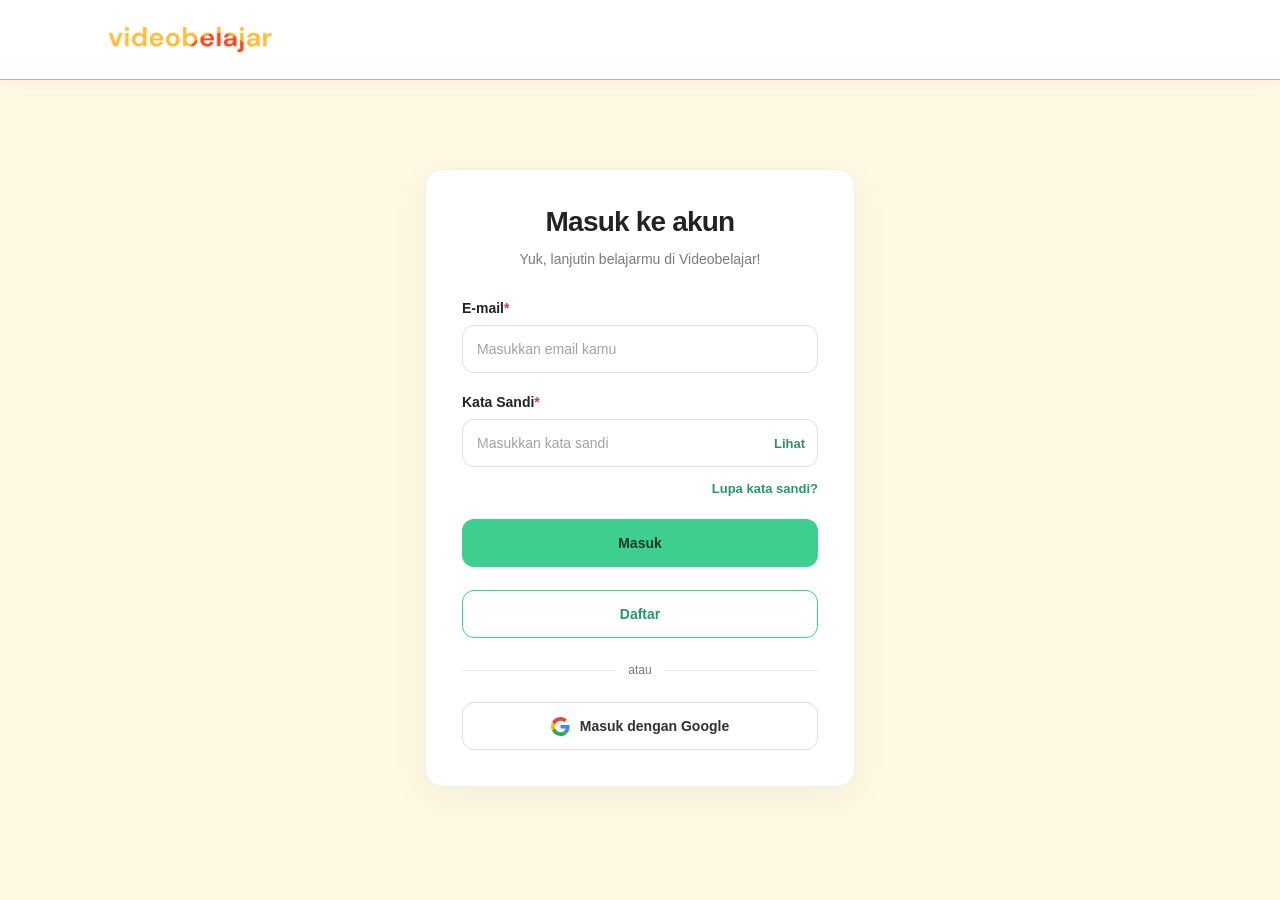
<file: index.html>
<!DOCTYPE html>
<html lang="id">
<head>
  <meta charset="UTF-8">
  <meta name="viewport" content="width=device-width, initial-scale=1.0">

  <title>Login Page</title>
  <meta
    name="description"
    content="Masuk ke akun Video Belajar dan lanjutkan proses belajarmu."
  >
  <link rel="stylesheet" href="style.css">
  <script src="script.js" defer></script>
</head>
<body>
    
    <header class="site-header">
    <div class="header-box">
        <a href="index.html" class="logo" aria-label="Video Belajar">
        <img src="videobelajar.png" alt="Logo Video Belajar">
        </a>
    </div>
    </header>

  <main class="login-page">
    <section class="login-card" aria-labelledby="login-title">
      <div class="login-heading">
        <h1 id="login-title">Masuk ke akun</h1>
        <p>Yuk, lanjutin belajarmu di Videobelajar!</p>
      </div>

      <form id="login-form">
        <div class="form-group">
          <label for="email">E-mail<span class="required-mark" aria-hidden="true">*</span></label>
          <input
            type="email"
            id="email"
            name="email"
            placeholder="Masukkan email kamu"
            autocomplete="email"
            required
          >
        </div>

        <div class="form-group">
          <label for="password">Kata Sandi<span class="required-mark" aria-hidden="true">*</span></label>
          <div class="password-wrapper">
            <input
              type="password"
              id="password"
              name="password"
              placeholder="Masukkan kata sandi"
              autocomplete="current-password"
              required
            >
            <button
              type="button"
              id="toggle-password"
              class="password-toggle"
              aria-label="Tampilkan kata sandi"
              aria-pressed="false"
            >
              Lihat
            </button>
          </div>
        </div>

        <div class="form-options">
          <a href="forgot.html" id="lupa-password">
            Lupa kata sandi?
          </a>
        </div>

        <div class="masuk">
            <a href="beranda.html" class="btn btn-primary">
            Masuk
            </a>
        </div>

        <p id="form-message" class="form-message"
          role="status" aria-live="polite"></p>
      </form>

      
    <div class="register">
        <a href="register.html" class="btn btn-background">
        Daftar
        </a>
    </div>


      <div class="divider">
        <span></span>
        <p>atau</p>
        <span></span>
      </div>

      <button type="button" id="google-login" class="btn btn-google">
        <svg viewBox="0 0 48 48" aria-hidden="true">
          <path fill="#EA4335"
            d="M24 9.5c3.54 0 6.71 1.22 9.21 3.6l6.85-6.85C35.9 2.38 30.47 0 24 0 14.62 0 6.51 5.38 2.56 13.22l7.98 6.19C12.43 13.72 17.74 9.5 24 9.5Z"/>
          <path fill="#4285F4"
            d="M46.98 24.55c0-1.57-.15-3.09-.38-4.55H24v9.02h12.94c-.58 2.96-2.26 5.48-4.73 7.18l7.72 5.99c4.51-4.16 7.05-10.28 7.05-17.64Z"/>
          <path fill="#FBBC05"
            d="M10.53 28.59A14.4 14.4 0 0 1 9.75 24c0-1.59.28-3.13.78-4.59l-7.98-6.19A23.9 23.9 0 0 0 0 24c0 3.87.93 7.53 2.56 10.78l7.97-6.19Z"/>
          <path fill="#34A853"
            d="M24 48c6.48 0 11.93-2.13 15.91-5.81l-7.72-5.99c-2.14 1.44-4.89 2.3-8.19 2.3-6.26 0-11.57-4.22-13.47-9.91l-7.98 6.19C6.51 42.62 14.62 48 24 48Z"/>
        </svg>
        Masuk dengan Google
      </button>
    </section>
  </main>
</body>
</html>
</file>
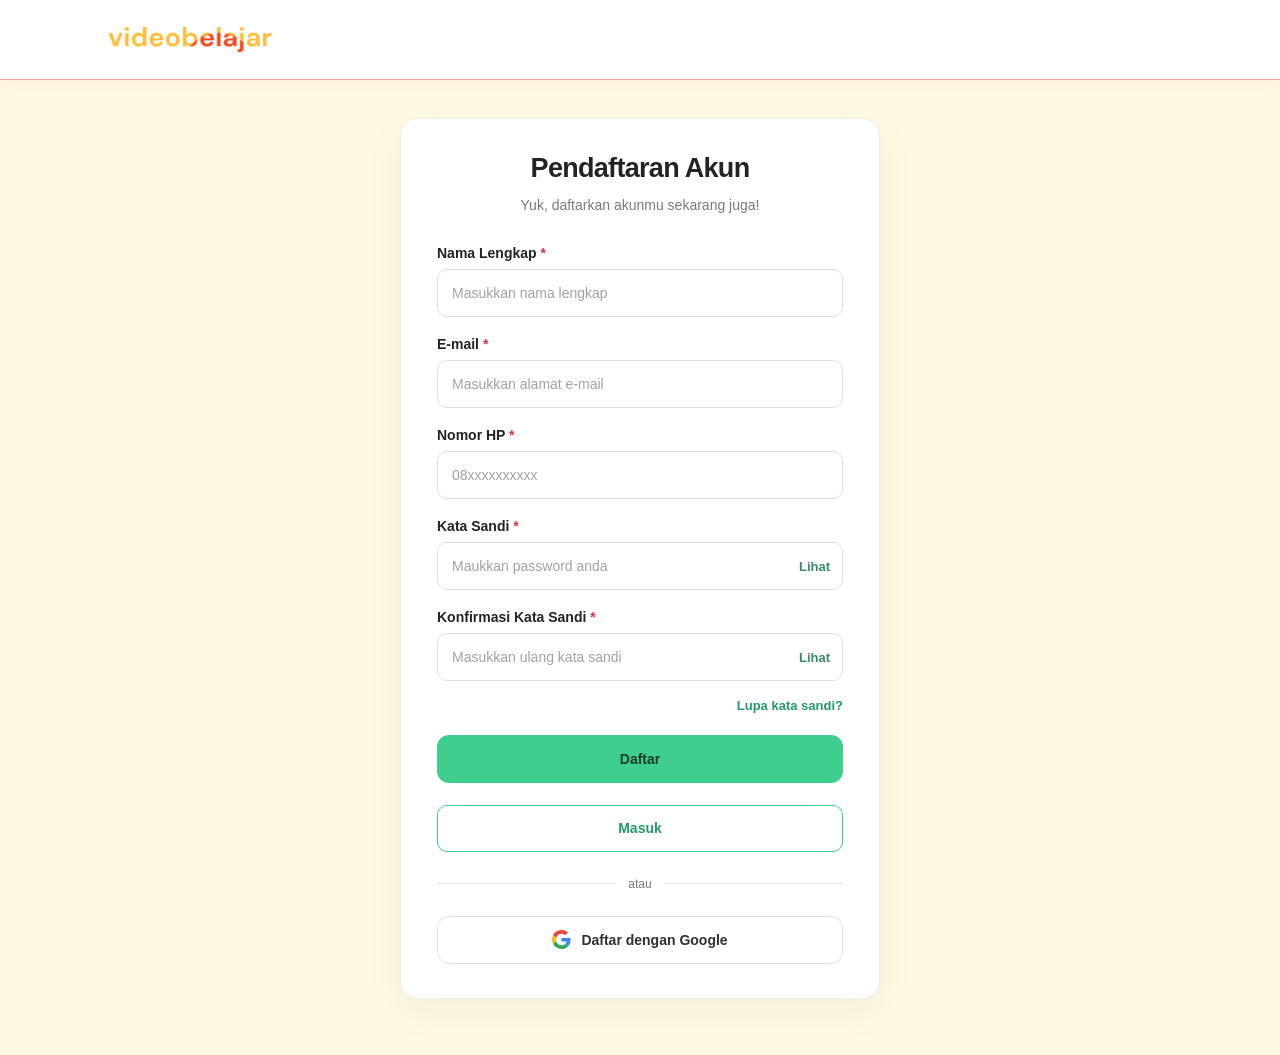
<file: register.html>
<!DOCTYPE html>
<html lang="id">
<head>
  <meta charset="UTF-8">
  <meta name="viewport" content="width=device-width, initial-scale=1.0">

  <title>Daftar Akun | Video Belajar</title>
  <meta name="description" content="Buat akun Video Belajar dan mulai perjalanan belajarmu.">

  <link rel="stylesheet" href="style.css">
  <script src="register.js" defer></script>
</head>
<body>
  <!-- Header: konsisten dengan halaman login -->
  <header class="site-header">
    <div class="header-box">
      <a href="login.html" class="logo" aria-label="Video Belajar">
        <img src="videobelajar.png" alt="Logo Video Belajar">
      </a>
    </div>
  </header>

  <main class="register-page">
    <section class="register-card" aria-labelledby="register-title">
      <div class="register-heading">
        <h1 id="register-title">Pendaftaran Akun</h1>
        <p>Yuk, daftarkan akunmu sekarang juga!</p>
      </div>

      <form id="register-form">
        <!-- Nama lengkap -->
        <div class="form-group">
          <label for="name">
            Nama Lengkap <span class="required-mark" aria-hidden="true">*</span>
          </label>
          <input
            type="text"
            id="name"
            name="name"
            placeholder="Masukkan nama lengkap"
            autocomplete="name"
            required
          >
        </div>

        <!-- Email -->
        <div class="form-group">
          <label for="register-email">
            E-mail <span class="required-mark" aria-hidden="true">*</span>
          </label>
          <input
            type="email"
            id="register-email"
            name="email"
            placeholder="Masukkan alamat e-mail"
            autocomplete="email"
            required
          >
        </div>

        <!-- Nomor HP -->
        <div class="form-group">
          <label for="phone">
            Nomor HP <span class="required-mark" aria-hidden="true">*</span>
          </label>
          <input
            type="tel"
            id="phone"
            name="phone"
            autocomplete="tel"
            placeholder="08xxxxxxxxxx"
            inputmode="tel"
            pattern="[+]?[0-9][0-9 ]{7,17}"
            title="Masukkan nomor HP yang valid, minimal 8 digit."
            required
          >
        </div>

        <!-- Kata sandi -->
        <div class="form-group">
          <label for="register-password">
            Kata Sandi <span class="required-mark" aria-hidden="true">*</span>
          </label>
          <div class="password-wrapper">
            <input
              type="password"
              id="register-password"
              name="password"
              placeholder="Maukkan password anda"
              autocomplete="new-password"
              minlength="8"
              required
            >
            <button
              type="button"
              class="password-toggle"
              data-password-toggle="register-password"
              aria-label="Tampilkan kata sandi"
              aria-pressed="false"
            >Lihat</button>
          </div>
        </div>

        <!-- Konfirmasi kata sandi -->
        <div class="form-group">
          <label for="confirm-password">
            Konfirmasi Kata Sandi
            <span class="required-mark" aria-hidden="true">*</span>
          </label>
          <div class="password-wrapper">
            <input
              type="password"
              id="confirm-password"
              name="confirmPassword"
              placeholder="Masukkan ulang kata sandi"
              autocomplete="new-password"
              minlength="8"
              required
            >
            <button
              type="button"
              class="password-toggle"
              data-password-toggle="confirm-password"
              aria-label="Tampilkan konfirmasi kata sandi"
              aria-pressed="false"
            >Lihat</button>
          </div>
        </div>

        <div class="register-options">
          <a href="forgot.html" id="register-forgot-link">
            Lupa kata sandi?
          </a>
        </div>

        <button type="submit" class="btn btn-primary">
          Daftar
        </button>

        <p
          id="register-message"
          class="form-message"
          role="status"
          aria-live="polite"
        ></p>
      </form>

      <!-- Pengguna yang sudah punya akun -->
      <div class="register-login">
        <a href="index.html" class="btn btn-background">
          Masuk
        </a>
      </div>

      <!-- Divider -->
      <div class="divider">
        <span></span>
        <p>atau</p>
        <span></span>
      </div>

      <!-- Google SSO -->
      <button type="button" id="register-google" class="btn btn-google">
        <svg viewBox="0 0 48 48" aria-hidden="true">
          <path fill="#EA4335"
            d="M24 9.5c3.54 0 6.71 1.22 9.21 3.6l6.85-6.85C35.9 2.38 30.47 0 24 0 14.62 0 6.51 5.38 2.56 13.22l7.98 6.19C12.43 13.72 17.74 9.5 24 9.5Z"/>
          <path fill="#4285F4"
            d="M46.98 24.55c0-1.57-.15-3.09-.38-4.55H24v9.02h12.94c-.58 2.96-2.26 5.48-4.73 7.18l7.72 5.99c4.51-4.16 7.05-10.28 7.05-17.64Z"/>
          <path fill="#FBBC05"
            d="M10.53 28.59A14.4 14.4 0 0 1 9.75 24c0-1.59.28-3.13.78-4.59l-7.98-6.19A23.9 23.9 0 0 0 0 24c0 3.87.93 7.53 2.56 10.78l7.97-6.19Z"/>
          <path fill="#34A853"
            d="M24 48c6.48 0 11.93-2.13 15.91-5.81l-7.72-5.99c-2.14 1.44-4.89 2.3-8.19 2.3-6.26 0-11.57-4.22-13.47-9.91l-7.98 6.19C6.51 42.62 14.62 48 24 48Z"/>
        </svg>
        Daftar dengan Google
      </button>
    </section>
  </main>
</body>
</html>
</file>
<file: style.css>
/* ===== Reset & Variables ===== */
:root {
  --primary: #3ecf8e;
  --primary-hover: #2db77b;
  --background: #fff9e3;
  --surface: #ffffff;
  --text: #222325;
  --text-muted: #777a80;
  --border: #dedfe3;
  --danger: #c0392b;
  --radius: 12px;
}

* {
  margin: 0;
  padding: 0;
  box-sizing: border-box;
}

body {
  min-height: 100vh;
  display: flex;
  flex-direction: column;
  font-family: Inter, "Segoe UI", Arial, sans-serif;
  background: var(--background);
  color: var(--text);
  -webkit-font-smoothing: antialiased;
}

button,
input {
  font: inherit;
}

a {
  color: inherit;
  text-decoration: none;
}

a:focus-visible,
button:focus-visible,
input:focus-visible {
  outline: 3px solid rgba(62, 207, 142, 0.35);
  outline-offset: 3px;
}

/* ====== Header ====== */
.site-header {
  width: 100%;
  padding: 0;
}

.header-box {
  display: flex;
  align-items: center;
  width: 100%;
  min-height: 76px;
  padding: 16px 7%;
  background-color: #ffffff;
  border: none;
  border-bottom: 1px solid #f99b9b;
  border-radius: 0;
  box-shadow: 0 4px 16px rgba(217, 13, 13, 0.04);
}

.logo {
  display: inline-flex;
  align-items: center;
}

.logo img {
  display: block;
  width: 200px;
  height: auto;
  max-width: 100%;
}

/* Responsive untuk HP */
@media (max-width: 600px) {
  .header-box {
    min-height: 100px;
    padding: 0px 15px;
  }

  .logo img {
    width: 190px;
  }
}


/* ===== Main Login Layout ===== */
.login-page {
  flex: 1;
  display: flex;
  align-items: center;
  justify-content: center;
  padding: 32px 20px 56px;
}

.login-card {
  width: 100%;
  max-width: 430px;
  padding: 36px;
  background: var(--surface);
  border: 1px solid #efefeb;
  border-radius: 18px;
  box-shadow: 0 12px 40px rgba(28, 38, 30, 0.05);
}

.login-heading {
  margin-bottom: 30px;
  text-align: center;
}

.login-heading h1 {
  margin-bottom: 10px;
  font-size: 28px;
  font-weight: 750;
  letter-spacing: -0.8px;
}

.login-heading p {
  color: var(--text-muted);
  font-size: 14px;
  line-height: 1.6;
}

/* ===== Form ===== */
.form-group {
  margin-bottom: 21px;
}

.form-group label {
  display: block;
  margin-bottom: 9px;
  font-size: 14px;
  font-weight: 600;
}

.form-group input {
  width: 100%;
  height: 48px;
  padding: 0 14px;
  border: 1px solid var(--border);
  border-radius: var(--radius);
  background: #fff;
  color: var(--text);
  font-size: 14px;
  transition: border-color 0.2s, box-shadow 0.2s;
}

.form-group input::placeholder {
  color: #a0a2a8;
}

.form-group input:focus {
  border-color: var(--primary);
  box-shadow: 0 0 0 3px rgba(62, 207, 142, 0.12);
  outline: none;
}

.password-wrapper {
  position: relative;
}

.password-wrapper input {
  padding-right: 65px;
}

.password-toggle {
  position: absolute;
  top: 50%;
  right: 13px;
  transform: translateY(-50%);
  border: none;
  background: transparent;
  color: #398b68;
  font-size: 13px;
  font-weight: 600;
  cursor: pointer;
}

.form-options {
  display: flex;
  justify-content: flex-end;
  margin-top: -7px;
  margin-bottom: 23px;
}

.form-options a,
.register-prompt a {
  color: #269968;
  font-size: 13px;
  font-weight: 650;
}

.form-options a:hover,
.register-prompt a:hover {
  text-decoration: underline;
}

/* ===== Buttons ===== */
.btn {
  display: flex;
  align-items: center;
  justify-content: center;
  gap: 10px;
  width: 100%;
  min-height: 48px;
  padding: 12px 16px;
  border: 1px solid transparent;
  border-radius: var(--radius);
  font-size: 14px;
  font-weight: 650;
  cursor: pointer;
  transition: background-color 0.2s, transform 0.2s;
}

.btn:active {
  transform: scale(0.99);
}

.btn-primary {
  background: var(--primary);
  color: #173a2b;
}

.btn-primary:hover {
  background: var(--primary-hover);
}

.btn-google {
  border-color: var(--border);
  background: #fff;
  color: #303136;
}

.btn-google:hover {
  background: #f8f9fa;
}

.btn-google svg {
  width: 19px;
  height: 19px;
  flex-shrink: 0;
}

.form-message {
  margin-top: 12px;
  font-size: 13px;
  line-height: 1.5;
  text-align: center;
}

.form-message:empty {
  display: none;
}

.form-message.error {
  color: var(--danger);
}

.form-message.success {
  color: #238653;
}

/* ===== Register & Divider ===== */

.register {
  display: flex;
  justify-content: center;
  margin-top: 23px;
}

.btn-background {
  display: flex;
  align-items: center;
  justify-content: center;
  width: 100%;
  min-height: 48px;
  padding: 12px 16px;
  border: 1px solid #3ecf8e;
  border-radius: 12px;
  background-color: transparent;
  color: #269968;
  font-size: 14px;
  font-weight: 650;
  text-decoration: none;
  cursor: pointer;
  transition: background-color 0.2s ease;
}

.btn-background:hover {
  background-color: #eaf9f1;
}


.divider {
  display: flex;
  align-items: center;
  gap: 12px;
  margin: 25px 0;
}

.divider span {
  flex: 1;
  height: 1px;
  background: #e8e8e8;
}

.divider p {
  flex-shrink: 0;
  color: var(--text-muted);
  font-size: 12px;
}

/* ===== Responsive ===== */
@media (max-width: 600px) {
  .site-header {
    padding: 20px 22px;
  }

  .logo {
    font-size: 19px;
  }

  .login-page {
    align-items: flex-start;
    padding: 0px 20px 40px;
  }

  .login-card {
    max-width: 100%;
    padding: 27px 22px;
    border-radius: 15px;
  }

  .login-heading {
    margin-bottom: 27px;
  }

  .login-heading h1 {
    font-size: 25px;
  }

  .form-group input,
  .btn {
    min-height: 48px;
  }

  .site-footer {
    padding: 18px 12px;
  }
}

@media (max-width: 360px) {
  .login-card {
    padding: 24px 17px;
  }

  .login-heading h1 {
    font-size: 23px;
  }
}

/* ========================
        Register Page
   ======================== */
.register-page {
  flex: 1;
  display: flex;
  align-items: flex-start;
  justify-content: center;
  padding: 38px 20px 56px;
}

.register-card {
  width: 100%;
  max-width: 480px;
  padding: 34px 36px;
  background: #ffffff;
  border: 1px solid #efefeb;
  border-radius: 18px;
  box-shadow: 0 12px 40px rgba(28, 38, 30, 0.05);
}

.register-heading {
  margin-bottom: 28px;
  text-align: center;
}

.register-heading h1 {
  margin-bottom: 10px;
  font-size: 27px;
  font-weight: 750;
  letter-spacing: -0.7px;
}

.register-heading p {
  color: var(--text-muted);
  font-size: 14px;
  line-height: 1.6;
}

/* Label dan penanda wajib */
.required-mark {
  color: #dc3545;
  font-weight: 700;
}

.register-card .form-group {
  margin-bottom: 19px;
}

.register-card .form-group label {
  display: block;
  margin-bottom: 8px;
  font-size: 14px;
  font-weight: 600;
}

.register-card .form-group input {
  width: 100%;
  min-height: 47px;
  padding: 12px 14px;
  border: 1px solid var(--border);
  border-radius: 10px;
  background: #ffffff;
  color: var(--text);
  font-size: 14px;
}

.register-card .form-group input::placeholder {
  color: #a0a2a8;
}

.register-card .form-group input:focus {
  border-color: var(--primary);
  outline: none;
  box-shadow: 0 0 0 3px rgba(62, 207, 142, 0.12);
}

.register-card .form-group input:invalid:not(:placeholder-shown) {
  border-color: #dc7777;
}

.field-hint {
  display: block;
  margin-top: 7px;
  color: var(--text-muted);
  font-size: 12px;
}

/* Opsi lupa kata sandi */
.register-options {
  display: flex;
  justify-content: flex-end;
  margin-top: -2px;
  margin-bottom: 22px;
}

.register-options a {
  color: #269968;
  font-size: 13px;
  font-weight: 600;
}

.register-options a:hover {
  text-decoration: underline;
}

/* Tombol masuk untuk pengguna lama */
.register-login {
  display: flex;
  flex-direction: column;
  align-items: center;
  gap: 10px;
  margin-top: 22px;
  color: var(--text-muted);
  font-size: 13px;
}

.register-login .btn-background {
  width: 100%;
  min-height: 47px;
  border: 1px solid var(--primary);
  border-radius: 10px;
  background: transparent;
  color: #269968;
  font-size: 14px;
  font-weight: 650;
  text-decoration: none;
}

.register-login .btn-background:hover {
  background: #eaf9f1;
}

.required-note {
  margin-top: 20px;
  color: var(--text-muted);
  font-size: 12px;
  text-align: center;
}

/* Responsive register */
@media (max-width: 600px) {
  .register-page {
    padding: 24px 16px 36px;
  }

  .register-card {
    max-width: 100%;
    padding: 26px 21px;
    border-radius: 15px;
  }

  .register-heading {
    margin-bottom: 24px;
  }

  .register-heading h1 {
    font-size: 24px;
  }

  .register-card .form-group {
    margin-bottom: 17px;
  }
}

@media (max-width: 360px) {
  .register-card {
    padding: 23px 16px;
  }

  .register-heading h1 {
    font-size: 22px;
  }
}


/* ========================================
   Page Beranda
======================================== */

/* Warna dan pengaturan dasar */
.home-page {
  --home-text: #222325;
  --home-muted: #777a80;
  --home-border: #e5e7eb;
  --home-background: #fafafa;

  margin: 0;
  color: var(--home-text);
  background: #edeeef;
  font-family: Arial, Helvetica, sans-serif;
  line-height: 1.6;
}

.home-page *,
.home-page *::before,
.home-page *::after {
  box-sizing: border-box;
}

.home-page a {
  color: inherit;
  text-decoration: none;
}

.home-page button,
.home-page input {
  font: inherit;
}

.home-page button {
  cursor: pointer;
}

.home-page img {
  max-width: 100%;
}

/* ========================================
   HEADER
======================================== */

.home-header {
  position: sticky;
  top: 0;
  z-index: 100;
  display: flex;
  align-items: center;
  justify-content: space-between;
  min-height: 76px;
  padding: 12px 7%;
  background: #ffffff;
  border-bottom: 1px solid #f0f0f0;
  box-shadow: 0 3px 12px rgba(0, 0, 0, 0.03);
}

.home-logo {
  display: inline-flex;
  align-items: center;
  flex-shrink: 0;
}

.home-logo img {
  display: block;
  width: 180px;
  height: auto;
  object-fit: contain;
}

/* Menu profil */
.profile-menu {
  position: relative;
  display: flex;
  align-items: center;
  gap: 14px;
}

.profile-name {
  color: #55585e;
  font-size: 14px;
}

.profile-avatar {
  display: flex;
  align-items: center;
  justify-content: center;
  width: 42px;
  height: 42px;
  padding: 0;
  color: #ffffff;
  background: #431c5a;
  border: none;
  border-radius: 50%;
  font-weight: 700;
  transition: background 0.2s;
}

.profile-avatar:hover {
  background: #8b3fb7;
}

.profile-avatar:focus-visible,
.home-page button:focus-visible,
.home-page a:focus-visible {
  outline: 2px solid var(--home-green-dark);
  outline-offset: 3px;
}

.profile-dropdown {
  position: absolute;
  top: calc(100% + 12px);
  right: 0;
  z-index: 110;
  width: 180px;
  padding: 8px;
  background: #ffffff;
  border: 1px solid var(--home-border);
  border-radius: 12px;
  box-shadow: 0 8px 24px rgba(0, 0, 0, 0.1);
}

.profile-dropdown[hidden] {
  display: none;
}

.profile-dropdown a {
  display: block;
  padding: 10px 12px;
  border-radius: 7px;
  font-size: 14px;
  transition: background 0.2s;
}

.profile-dropdown a:hover {
  background: #f0faf5;
  color: var(--home-green-dark);
}

/* ========================================
   HERO SECTION
======================================== */

.hero-section {
  padding: 50px 90px 24px;
}

.hero-placeholder {
  position: relative;
  display: flex;
  flex-direction: column;
  align-items: center;
  justify-content: center;
  text-align: center;

  min-height: 380px;
  overflow: hidden;
  padding: 52px 7%;
  color: #ffffff;

  background-image: url("heroimage.jpg");
  background-size: cover;
  background-position: center;
  background-repeat: no-repeat;

  border-radius: 18px;
  isolation: isolate;
}

.hero-placeholder::before {
  content: "";
  position: absolute;
  inset: -8px;
  z-index: -1;

  background-image:
    linear-gradient(
      rgba(0, 0, 0, 0.35),
      rgba(0, 0, 0, 0.35)
    ),
    url("heroimage.jpg");

  background-size: cover;
  background-position: center;
  background-repeat: no-repeat;

  filter: blur(4px);
}

/* Judul hero */
.hero-placeholder h1 {
  max-width: 700px;
  margin: 10px 0;
  font-size: clamp(30px, 4vw, 46px);
  line-height: 1.2;
  letter-spacing: -1px;
}

/* Deskripsi hero */
.hero-placeholder p {
  max-width: 520px;
  margin: 0 0 24px;
  color: rgba(255, 255, 255, 0.95);
  font-size: 16px;
  line-height: 1.6;
}


.hero-label {
  display: inline-block;
  padding: 5px 12px;
  color: #ffffff;
  background: rgba(255, 255, 255, 0.16);
  border: 1px solid rgba(255, 255, 255, 0.35);
  border-radius: 30px;
  font-size: 12px;
  font-weight: 700;
  letter-spacing: 1px;
}

/* Tombol utama */
.home-button {
  display: inline-flex;
  align-items: center;
  justify-content: center;
  min-height: 46px;
  padding: 11px 22px;
  color: #ffffff;
  background: #ff2323;
  border: 1px solid #ff2323;
  border-radius: 999px;
  font-size: 14px;
  font-weight: 700;
  transition:
    background 0.2s,
    transform 0.2s;
}

.home-button:hover {
  background: #7b0101;
  transform: translateY(-1px);
}

.hero-placeholder .home-button {
  color: #dc0000;
  background: #ffffff;
  border-color: #ffffff;
}

.hero-placeholder .home-button:hover {
  background: #edf8f2;
}

/* ========================================
   SECTION KOLEKSI KURSUS
======================================== */

.courses-section {
  padding: 56px 7% 76px;
  scroll-margin-top: 90px;
}

.section-heading {
  max-width: 650px;
  margin-bottom: 28px;
}
.section-heading h2,
.newsletter-content h2 {
  margin: 8px 0 10px;
  font-size: clamp(25px, 3vw, 34px);
  line-height: 1.3;
  letter-spacing: -0.5px;
}

.section-heading p,
.newsletter-content > p {
  margin: 0;
  color: var(--home-muted);
  font-size: 15px;
}

/* Navigasi kategori */
.category-nav {
  display: flex;
  align-items: center;
  flex-wrap: wrap;
  gap: 10px;
  margin-bottom: 28px;
  padding: 6px 0;
}

/* Tombol kategori */
.category-button {
  flex-shrink: 0;
  display: inline-flex;
  align-items: center;
  justify-content: center;

  padding: 11px 22px;
  color: #626B64;
  background: #F7F8F5;

  border: 1px solid transparent;
  border-radius: 999px;

  font-size: 14px;
  font-weight: 500;
  cursor: pointer;

  transition:
    background 0.25s ease,
    color 0.25s ease,
    border-color 0.25s ease,
    transform 0.25s ease,
    box-shadow 0.25s ease;
}

/* Efek hover */
.category-button:hover {
  color: #626B64;
  background: #ffe8b1;
  border-color: #ffe8b1;
  transform: translateY(-2px);
}

/* Kategori aktif */
.category-button.active {
  color: #FFFFFF;
  background: #FFBD3A;
  border-color: #FFBD3A;
  font-weight: 600;
  box-shadow: 0 4px 12px rgba(182, 169, 71, 0.425);
}

.category-button.active:hover {
  background: #e8d674;
  border-color: #e8d674;
}

/* Fokus keyboard */
.category-button:focus-visible {
  outline: 3px solid rgba(61, 102, 82, 0.35);
  outline-offset: 3px;
}

/* Grid kartu kursus */
.course-grid {
  display: grid;
  grid-template-columns: repeat(3, minmax(0, 1fr));
  gap: 24px;
}

.course-card {
  display: flex;
  flex-direction: column;
  min-width: 0;
  overflow: hidden;
  background: #ffffff;
  border: 1px solid #e9eaec;
  border-radius: 14px;
  box-shadow: 0 4px 14px rgba(0, 0, 0, 0.035);
  transition:
    transform 0.2s,
    box-shadow 0.2s;
}

.course-card:hover {
  transform: translateY(-4px);
  box-shadow: 0 10px 25px rgba(0, 0, 0, 0.08);
}

.course-image {
  display: block;
  width: 100%;
  aspect-ratio: 16 / 10;
  object-fit: cover;
  background: #eaf3ee;
}

.course-content {
  display: flex;
  flex: 1;
  flex-direction: column;
  align-items: flex-start;
  padding: 18px;
}

.course-category {
  display: inline-block;
  margin-bottom: 9px;
  padding: 4px 9px;
  color: #FFBD3A;
  background: #ffffff;
  border: 1px solid #FFBD3A;
  border-radius: 5px;
  font-size: 11px;
  font-weight: 700;
  text-transform: capitalize;
}

.course-content h3 {
  margin: 0 0 9px;
  font-size: 18px;
  line-height: 1.4;
}

.course-description {
  margin: 0 0 12px;
  color: var(--home-muted);
  font-size: 13px;
  line-height: 1.7;
}

.course-instructor {
  margin: 0 0 18px;
  color: #666970;
  font-size: 12px;
}

.course-bottom {
  display: flex;
  align-items: center;
  justify-content: space-between;
  gap: 12px;
  width: 100%;
  margin-top: auto;
  padding-top: 14px;
  border-top: 1px solid #f0f0f0;
}

.course-price {
  color: var(--home-green-dark);
  font-size: 15px;
  line-height: 1.4;
}

.course-button {
  flex-shrink: 0;
  padding: 9px 12px;
  color: #FFBD3A;
  border: none;
  font-size: 12px;
  font-weight: 700;
  transition: background 0.2s;
}

.course-button:hover {
  background: #b19f7a;
}

.course-empty {
  padding: 28px;
  color: var(--home-muted);
  text-align: center;
  background: #fafafa;
  border-radius: 10px;
}

/* ========================================
   NEWSLETTER
======================================== */

.newsletter-section {
  margin: 0 7% 76px;
  padding: 54px 24px;
  background: #f8f5f0;
  border: 1px solid #ebf0e1;
  border-radius: 18px;
  scroll-margin-top: 90px;
}

.newsletter-content {
  max-width: 660px;
  margin: 0 auto;
  text-align: center;
}

.newsletter-content h2 {
  margin-top: 10px;
}

.newsletter-content > p {
  max-width: 560px;
  margin: 0 auto;
}

.newsletter-form {
  display: flex;
  gap: 10px;
  max-width: 530px;
  margin: 26px auto 0;
}

.newsletter-form input {
  flex: 1;
  min-width: 0;
  min-height: 48px;
  padding: 12px 15px;
  color: var(--home-text);
  background: #ffffff;
  border: 1px solid #d8dedb;
  border-radius: 8px;
  outline: none;
  font-size: 14px;
}

.newsletter-form input:focus {
  border-color: rgba(255, 247, 3, 0.15);
  box-shadow: 0 0 0 3px rgba(207, 202, 62, 0.15);
}

.newsletter-form input::placeholder {
  color: #a0a2a6;
}

.newsletter-form .home-button {
  flex-shrink: 0;
}

.newsletter-message {
  min-height: 24px;
  margin: 12px 0 0;
  color: var(--home-green-dark);
  font-size: 13px;
}

/* Aksesibilitas label yang disembunyikan secara visual */
.visually-hidden {
  position: absolute;
  width: 1px;
  height: 1px;
  overflow: hidden;
  clip: rect(0, 0, 0, 0);
  white-space: nowrap;
  clip-path: inset(50%);
}

/* ========================================
   FOOTER
======================================== */

.home-footer {
  padding: 48px 7% 0;
  background: #ffffff;
  border-top: 1px solid var(--home-border);
}

.footer-main {
  display: grid;
  grid-template-columns: 1.6fr 1fr 1fr 1fr;
  gap: 10px;
  padding-bottom: 40px;
}

.footer-company .home-logo img {
  width: 300px;
}

.footer-company h3 {
  margin: 16px 0 6px;
  font-size: 14px;
}

.footer-company p {
  max-width: 250px;
  margin: 3px;
  color: var(--home-muted);
  font-size: 13px;
}

.footer-links {
  display: flex;
  flex-direction: column;
  align-items: flex-start;
  gap: 5px;
}

.footer-links h4 {
  margin: 0 0 7px;
  font-size: 14px;
}

.footer-links > a {
  color: var(--home-muted);
  font-size: 13px;
  transition: color 0.2s;
}

.footer-links > a:hover {
  color: #FFBD3A;
}

/* Ikon sosial sementara menggunakan inisial */
.social-links {
  display: flex;
  flex-wrap: wrap;
  gap: 9px;
}

.social-links a {
  display: flex;
  align-items: center;
  justify-content: center;
  width: 36px;
  height: 36px;
  color: #55585e;
  background: #f4f5f5;
  border: 1px solid #e8e9ea;
  border-radius: 50%;
  font-size: 11px;
  font-weight: 700;
  transition: all 0.2s;
}

.social-links a:hover {
  color: #ffffff;
  background: var(--home-green-dark);
  border-color: var(--home-green-dark);
}

.footer-bottom {
  display: flex;
  align-items: center;
  justify-content: space-between;
  gap: 18px;
  padding: 20px 0;
  border-top: 1px solid var(--home-border);
}

.footer-bottom p,
.footer-bottom a {
  margin: 0;
  color: var(--home-muted);
  font-size: 12px;
}

.footer-bottom a:hover {
  color: var(--home-green-dark);
}

/* ========================================
   RESPONSIVE MOBILE
======================================== */

@media (max-width: 600px) {
  .home-header {
    min-height: 64px;
    padding: 10px 20px;
  }

  .home-logo img {
    width: 145px;
  }

  .profile-menu {
    gap: 8px;
  }

  .profile-name {
    display: none;
  }

  .profile-avatar {
    width: 38px;
    height: 38px;
  }

  .hero-section {
    padding: 22px 20px 10px;
  }

  .hero-placeholder {
    min-height: 350px;
    padding: 30px 24px;
    border-radius: 14px;
  }

  .hero-placeholder h1 {
    font-size: 30px;
    letter-spacing: -0.5px;
  }

  .hero-placeholder p {
    font-size: 14px;
  }

  .courses-section {
    padding: 42px 20px 52px;
  }

  .section-heading h2,
  .newsletter-content h2 {
    font-size: 26px;
  }

  .category-nav {
    flex-wrap: nowrap;
    overflow-x: auto;
    padding: 8px 2px 12px;
    scrollbar-width: thin;
  }

  .category-button {
    padding: 10px 17px;
    font-size: 13px;
  }

  .course-grid {
    grid-template-columns: 1fr;
    gap: 18px;
  }

  .course-content {
    padding: 16px;
  }

  .newsletter-section {
    margin: 0 20px 48px;
    padding: 36px 20px;
    border-radius: 14px;
  }

  .newsletter-form {
    flex-direction: column;
  }

  .newsletter-form .home-button {
    width: 100%;
  }

  .footer-main {
    grid-template-columns: repeat(2, minmax(0, 1fr));
    gap: 30px 20px;
  }

  .footer-company {
    grid-column: 1 / -1;
  }

  .home-footer {
    padding: 36px 20px 0;
  }

  .footer-bottom {
    align-items: flex-start;
    flex-direction: column;
    gap: 8px;
  }
}

@media (prefers-reduced-motion: reduce) {
  .home-page *,
  .home-page *::before,
  .home-page *::after {
    scroll-behavior: auto !important;
    transition-duration: 0.01ms !important;
  }
}
</file>
